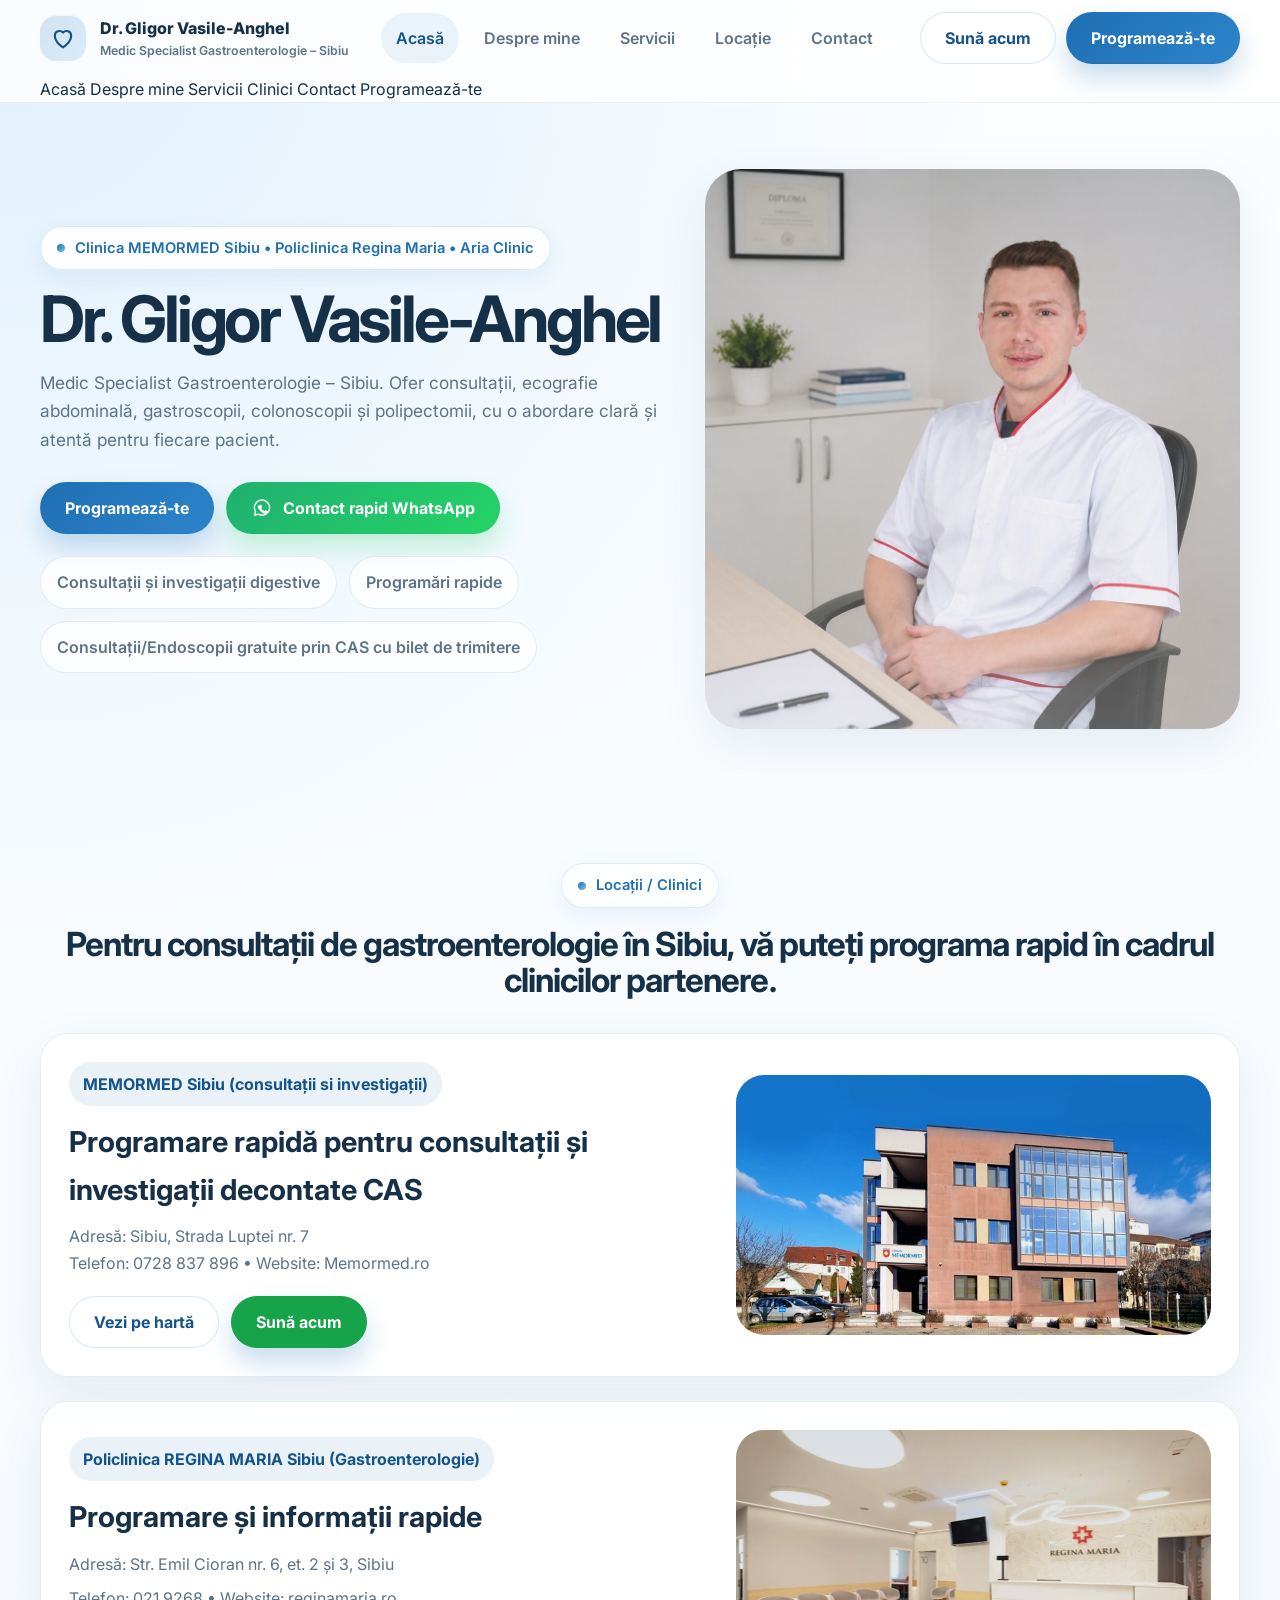
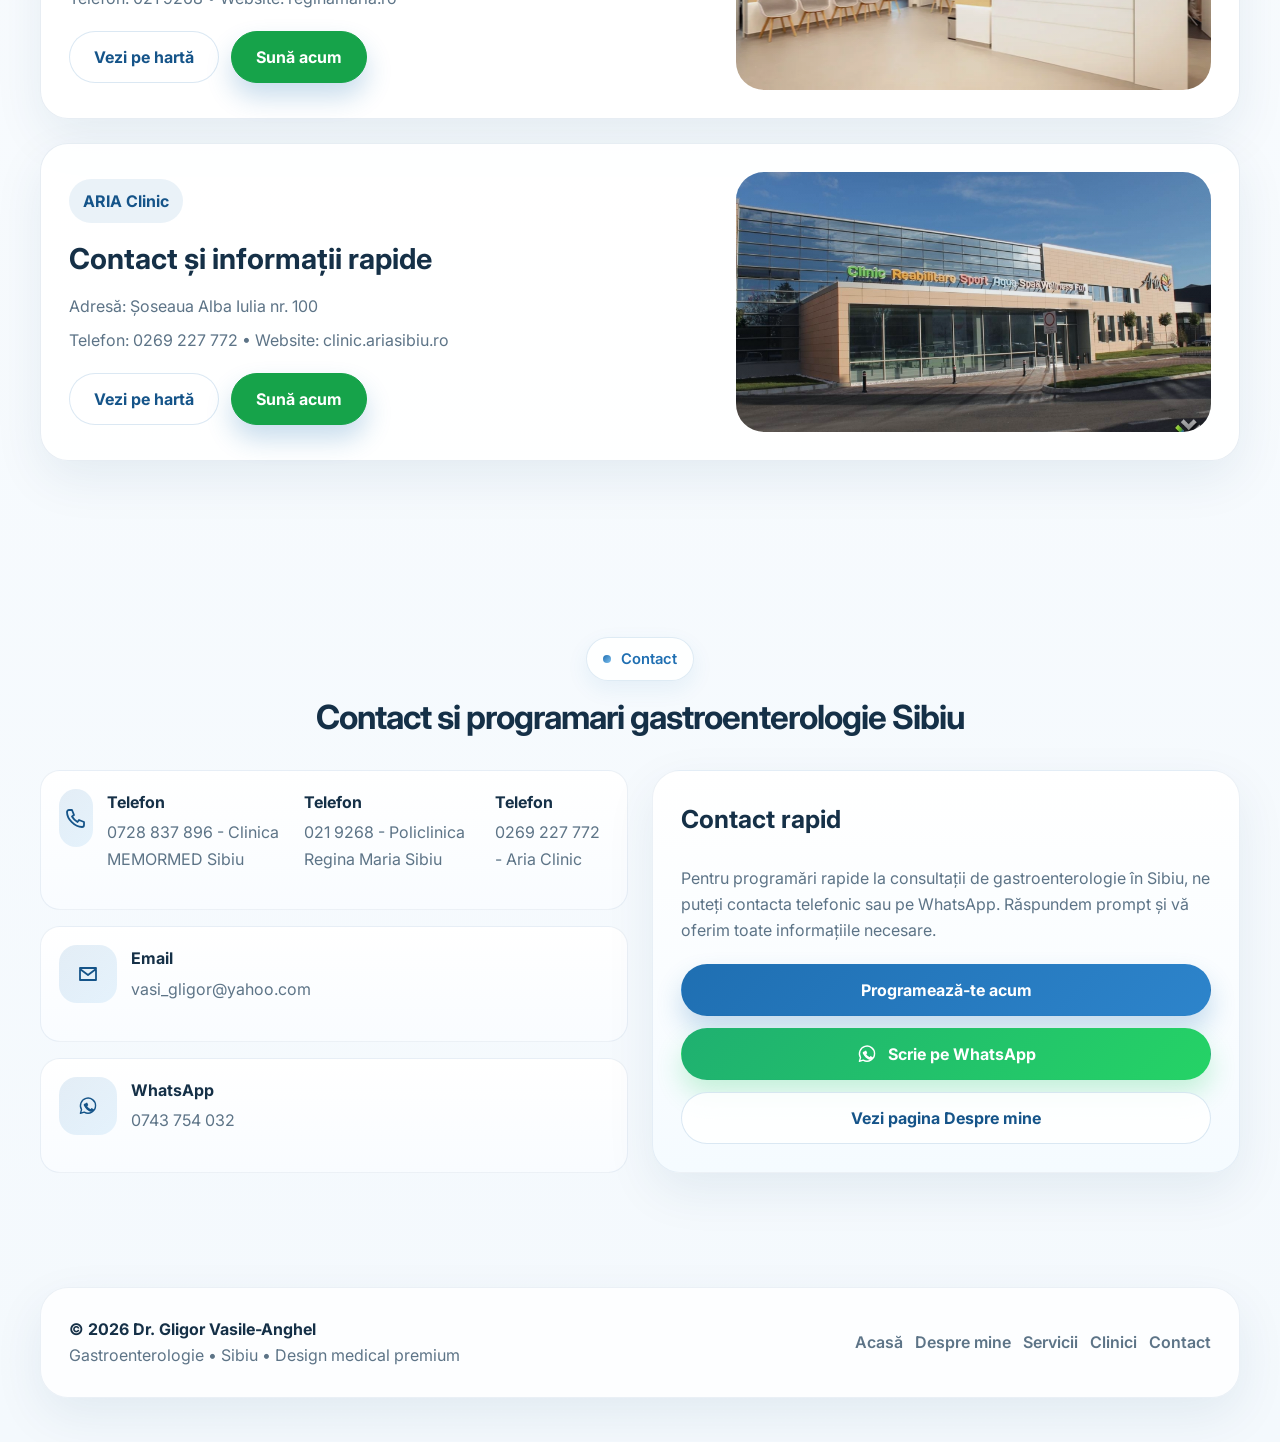
<file: index.html>
<!DOCTYPE html>
<html lang="ro">
<head>
  <meta charset="UTF-8">
  <meta name="viewport" content="width=device-width, initial-scale=1.0">
  <title>Gastroenterolog Sibiu | Dr. Gligor Vasile-Anghel</title>
  <meta name="description" content="Servicii gastroenterologie Sibiu: consultații gastroenterologice, colonoscopie, gastroscopie, ecografie abdominală și programări rapide.">
  <meta name="theme-color" content="#1f6fb2">
  <link rel="preconnect" href="https://fonts.googleapis.com">
  <link rel="preconnect" href="https://fonts.gstatic.com" crossorigin>
  <link href="https://fonts.googleapis.com/css2?family=Inter:wght@400;500;600;700;800&display=swap" rel="stylesheet">
  <link rel="stylesheet" href="style.css">
</head>
<body>

<header class="topbar">
  <div class="container">
    <nav class="nav" aria-label="Navigație principală">
      <a class="brand" href="index.html">
        <span class="brand-mark">
          <svg width="28" height="28" viewBox="0 0 24 24" fill="none">
            <path d="M12 20s-7-4.35-7-10a4 4 0 0 1 7-2.6A4 4 0 0 1 19 10c0 5.65-7 10-7 10Z" stroke="currentColor" stroke-width="1.8" stroke-linecap="round" stroke-linejoin="round"/>
          </svg>
        </span>
        <span>
          Dr. Gligor Vasile-Anghel
          <small>Medic Specialist Gastroenterologie – Sibiu</small>
        </span>
      </a>

      <div class="nav-links">
        <a class="active" href="index.html">Acasă</a>
        <a class="" href="despre.html">Despre mine</a>
        <a class="" href="servicii.html">Servicii</a>
        <a href="#locatii">Locație</a>
        <a href="#contact">Contact</a>
      </div>

      <div class="nav-actions">
        <a class="btn btn-secondary" href="tel:0728837896">Sună acum</a>
        <a class="btn btn-primary" href="#locatii">Programează-te</a>
      </div>

      <button class="menu-toggle" aria-label="Deschide meniul" aria-expanded="false">☰</button>
    </nav>

    <div class="nav-mobile" aria-label="Meniu mobil">
      <a href="index.html">Acasă</a>
      <a href="despre.html">Despre mine</a>
      <a href="servicii.html">Servicii</a>
      <a href="#locatii">Clinici</a>
      <a href="#contact">Contact</a>
      <a href="#locatii">Programează-te</a>
    </div>
  </div>
</header>

<main>
  <section class="hero">
    <div class="container hero-grid">
      <div class="hero-copy reveal">
        <span class="eyebrow">Clinica MEMORMED Sibiu • Policlinica Regina Maria • Aria Clinic</span>
        <h1>Dr. Gligor Vasile-Anghel</h1>
        <p>Medic Specialist Gastroenterologie – Sibiu. Ofer consultații, ecografie abdominală, gastroscopii, colonoscopii și polipectomii, cu o abordare clară și atentă pentru fiecare pacient.</p>

        <div class="hero-actions">
          <a class="btn btn-primary" href="#locatii">Programează-te</a>
          <a class="btn btn-whatsapp" href="https://wa.me/40743754032" target="_blank" rel="noopener">
            <svg width="22" height="22" viewBox="0 0 32 32" fill="none">
              <path d="M27 15.4A11 11 0 0 1 10.5 25L5 26.5l1.6-5.3A11 11 0 1 1 27 15.4Z" stroke="currentColor" stroke-width="2" stroke-linecap="round" stroke-linejoin="round"/>
              <path d="M12.7 11.9c.3-.7.6-.7.9-.7h.8c.2 0 .5.1.7.5.3.7 1 2.3 1.1 2.5.1.2.1.4 0 .6-.1.2-.2.4-.4.6l-.5.5c-.2.2-.4.4-.2.7.1.3.8 1.3 1.8 2.1 1.2 1 2.1 1.4 2.4 1.6.3.1.5.1.7-.1l.8-.9c.2-.2.4-.3.7-.2.3.1 2 .9 2.4 1.1.4.2.6.3.7.5.1.2.1 1.1-.3 1.8-.3.7-1.8 1.7-2.5 1.8-.7.1-1.6.2-4.7-1.2-3.7-1.7-6-5.9-6.2-6.2-.2-.3-1.5-2-.9-3.8Z" fill="currentColor"/>
            </svg>
            Contact rapid WhatsApp
          </a>
        </div>

        <div class="hero-notes">
          <span class="note-pill">Consultații și investigații digestive</span>
          <span class="note-pill">Programări rapide</span>
          <span class="note-pill">Consultații/Endoscopii gratuite prin CAS cu bilet de trimitere</span>
        </div>
      </div>

      <div class="hero-card reveal" aria-label="Imagine medicală reprezentativă"> 
        </div>
      </div>
    </div>
  </section>

  <section class="section" id="locatii">
    <div class="container">
      <div style="text-align:center; margin-bottom:34px" class="reveal">
        <span class="eyebrow">Locații / Clinici</span>
        <h2 class="section-title">Pentru consultații de gastroenterologie în Sibiu, vă puteți programa rapid
în cadrul clinicilor partenere.</h2>
        <p class="section-subtitle"></p>
      </div>

      <div style="display:grid; gap:24px">

        <!-- MEMORMED -->
        <article class="card location-card reveal">
          <div>
            <span class="location-badge">MEMORMED Sibiu (consultații si investigații)</span>
            <h3 style="font-size:1.8rem; margin:0 0 10px">
              Programare rapidă pentru consultații și investigații decontate CAS
            </h3>
            <p style="margin:0; color:var(--muted)">
              Adresă: Sibiu, Strada Luptei nr. 7
            </p>
            <p style="margin:0; color:var(--muted)">
              Telefon: <a href="tel:0728837896">0728 837 896</a> •
              Website:
              <a href="https://memormed.ro" target="_blank" rel="noopener">
                Memormed.ro
              </a>
            </p>
            <div class="location-actions">
              <a class="btn btn-secondary" href="https://www.google.com/maps/search/?api=1&query=Sibiu+Strada+Luptei+7" target="_blank" rel="noopener">
                Vezi pe hartă
              </a>
              <a class="btn btn-primary" href="tel:0728837896" target="_blank" rel="noopener" style="background:#16a34a; border-color:#16a34a;">
                Sună acum
              </a>
            </div>
          </div>
          <div class="location-side" aria-hidden="true" style="background-image:url('memormed1.jpg'); background-size:cover; background-position:center;">
          </div>
        </article>

        <!-- REGINA MARIA -->
        <article class="card location-card reveal">
          <div>
            <span class="location-badge">Policlinica REGINA MARIA Sibiu (Gastroenterologie)</span>
            <h3 style="font-size:1.8rem; margin:0 0 10px">
              Programare și informații rapide
            </h3>
            <p style="margin:0 0 8px; color:var(--muted)">
              Adresă: Str. Emil Cioran nr. 6, et. 2 și 3, Sibiu
            </p>
            <p style="margin:0; color:var(--muted)">
              Telefon: <a href="tel:0219268">021 9268</a> •
              Website:
              <a href="https://www.reginamaria.ro/clinici/policlinica-sibiu" target="_blank" rel="noopener">
                reginamaria.ro
              </a>
            </p>
            <div class="location-actions">
              <a class="btn btn-secondary" href="https://www.google.com/maps/search/?api=1&query=Strada+Emil+Cioran+6+Sibiu" target="_blank" rel="noopener">
                Vezi pe hartă
              </a>
              <a class="btn btn-primary" href="tel:0219268" target="_blank" rel="noopener" style="background:#16a34a; border-color:#16a34a;">
                Sună acum
              </a>
            </div>
          </div>
          <div class="location-side" aria-hidden="true" style="background-image:url('reginamaria.jpg'); background-size:cover; background-position:center;">
          </div>
        </article>

        <!-- ARIA -->
        <article class="card location-card reveal">
          <div>
            <span class="location-badge">ARIA Clinic</span>
            <h3 style="font-size:1.8rem; margin:0 0 10px">
              Contact și informații rapide
            </h3>
            <p style="margin:0 0 8px; color:var(--muted)">
              Adresă: Șoseaua Alba Iulia nr. 100
            </p>
            <p style="margin:0; color:var(--muted)">
              Telefon: <a href="tel:0269227772">0269 227 772</a> •
              Website:
              <a href="https://clinic.ariasibiu.ro/" target="_blank" rel="noopener">
                clinic.ariasibiu.ro
              </a>
            </p>
            <div class="location-actions">
              <a class="btn btn-secondary" href="https://www.google.com/maps/search/?api=1&query=Soseaua+Alba+Iulia+100+Sibiu" target="_blank" rel="noopener">
                Vezi pe hartă
              </a>
              <a class="btn btn-primary" href="tel:0269227772" target="_blank" rel="noopener" style="background:#16a34a; border-color:#16a34a;">
                Sună acum
              </a>
            </div>
          </div>
          <div class="location-side" aria-hidden="true" style="background-image:url('ariaclinic.jpg'); background-size:cover; background-position:center;">
          </div>
        </article>

      </div>
    </div>
  </section>

  <section class="section" id="contact">
    <div class="container">
      <div style="text-align:center; margin-bottom:34px" class="reveal">
        <span class="eyebrow">Contact</span>
        <h2 class="section-title">Contact si programari gastroenterologie Sibiu</h2>
        <p class="section-subtitle"></p>
      </div>

      <div class="contact-wrap">
        <div class="contact-list reveal">
          <div class="contact-item">
            <div class="icon-badge" style="margin:0">
              <svg width="24" height="24" viewBox="0 0 24 24" fill="none">
                <path d="M5 4h3l2 5-2 1.5a15 15 0 0 0 5.5 5.5L15 14l5 2v3a2 2 0 0 1-2 2C10.8 21 3 13.2 3 6a2 2 0 0 1 2-2Z" stroke="currentColor" stroke-width="1.8" stroke-linecap="round" stroke-linejoin="round"/>
              </svg>
            </div>
            <div>
              <strong>Telefon</strong>
              <a href="tel:0728837896">0728 837 896 - Clinica MEMORMED Sibiu</a>
            </div>
            <div>
              <strong>Telefon</strong>
              <a href="tel:0219268">021 9268 - Policlinica Regina Maria Sibiu</a>
            </div>
            <div>
              <strong>Telefon</strong>
              <a href="tel:0269227772">0269 227 772 - Aria Clinic</a>
            </div>
          </div>

          <div class="contact-item">
            <div class="icon-badge" style="margin:0">
              <svg width="24" height="24" viewBox="0 0 24 24" fill="none">
                <path d="M4 6h16v12H4V6Zm0 1 8 6 8-6" stroke="currentColor" stroke-width="1.8" stroke-linecap="round" stroke-linejoin="round"/>
              </svg>
            </div>
            <div>
              <strong>Email</strong>
              <a href="mailto:vasi_gligor@yahoo.com">vasi_gligor@yahoo.com</a>
            </div>
          </div>

          <div class="contact-item">
            <div class="icon-badge" style="margin:0">
              <svg width="22" height="22" viewBox="0 0 32 32" fill="none">
                <path d="M27 15.4A11 11 0 0 1 10.5 25L5 26.5l1.6-5.3A11 11 0 1 1 27 15.4Z" stroke="currentColor" stroke-width="2" stroke-linecap="round" stroke-linejoin="round"/>
                <path d="M12.7 11.9c.3-.7.6-.7.9-.7h.8c.2 0 .5.1.7.5.3.7 1 2.3 1.1 2.5.1.2.1.4 0 .6-.1.2-.2.4-.4.6l-.5.5c-.2.2-.4.4-.2.7.1.3.8 1.3 1.8 2.1 1.2 1 2.1 1.4 2.4 1.6.3.1.5.1.7-.1l.8-.9c.2-.2.4-.3.7-.2.3.1 2 .9 2.4 1.1.4.2.6.3.7.5.1.2.1 1.1-.3 1.8-.3.7-1.8 1.7-2.5 1.8-.7.1-1.6.2-4.7-1.2-3.7-1.7-6-5.9-6.2-6.2-.2-.3-1.5-2-.9-3.8Z" fill="currentColor"/>
              </svg>
            </div>
            <div>
              <strong>WhatsApp</strong>
              <a href="https://wa.me/40743754032" target="_blank" rel="noopener">0743 754 032</a>
            </div>
          </div>
        </div>

        <div class="contact-panel reveal">
          <h3 style="margin-top:0; font-size:1.55rem">Contact rapid</h3>
          <p style="color:var(--muted)">Pentru programări rapide la consultații de gastroenterologie în Sibiu,
ne puteți contacta telefonic sau pe WhatsApp. Răspundem prompt și vă oferim
toate informațiile necesare.</p>
          <div style="display:grid; gap:12px; margin-top:20px">
            <a class="btn btn-primary btn-block" href="#locatii">Programează-te acum</a>
            <a class="btn btn-whatsapp btn-block" href="https://wa.me/40743754032" target="_blank" rel="noopener">
              <svg width="22" height="22" viewBox="0 0 32 32" fill="none">
                <path d="M27 15.4A11 11 0 0 1 10.5 25L5 26.5l1.6-5.3A11 11 0 1 1 27 15.4Z" stroke="currentColor" stroke-width="2" stroke-linecap="round" stroke-linejoin="round"/>
                <path d="M12.7 11.9c.3-.7.6-.7.9-.7h.8c.2 0 .5.1.7.5.3.7 1 2.3 1.1 2.5.1.2.1.4 0 .6-.1.2-.2.4-.4.6l-.5.5c-.2.2-.4.4-.2.7.1.3.8 1.3 1.8 2.1 1.2 1 2.1 1.4 2.4 1.6.3.1.5.1.7-.1l.8-.9c.2-.2.4-.3.7-.2.3.1 2 .9 2.4 1.1.4.2.6.3.7.5.1.2.1 1.1-.3 1.8-.3.7-1.8 1.7-2.5 1.8-.7.1-1.6.2-4.7-1.2-3.7-1.7-6-5.9-6.2-6.2-.2-.3-1.5-2-.9-3.8Z" fill="currentColor"/>
              </svg>
              Scrie pe WhatsApp
            </a>
            <a class="btn btn-secondary btn-block" href="despre.html">Vezi pagina Despre mine</a>
          </div>
        </div>
      </div>
    </div>
  </section>
</main>

<footer class="footer">
  <div class="container">
    <div class="footer-box">
      <div>
        <strong>© 2026 Dr. Gligor Vasile-Anghel</strong><br>
        <span style="color:var(--muted)">Gastroenterologie • Sibiu • Design medical premium</span>
      </div>
      <div class="footer-links">
        <a href="index.html">Acasă</a>
        <a href="despre.html">Despre mine</a>
        <a href="servicii.html">Servicii</a>
        <a href="#locatii">Clinici</a>
        <a href="#contact">Contact</a>
      </div>
    </div>
  </div>
</footer>

<script src="script.js"></script>
</body>
</html>
</file>
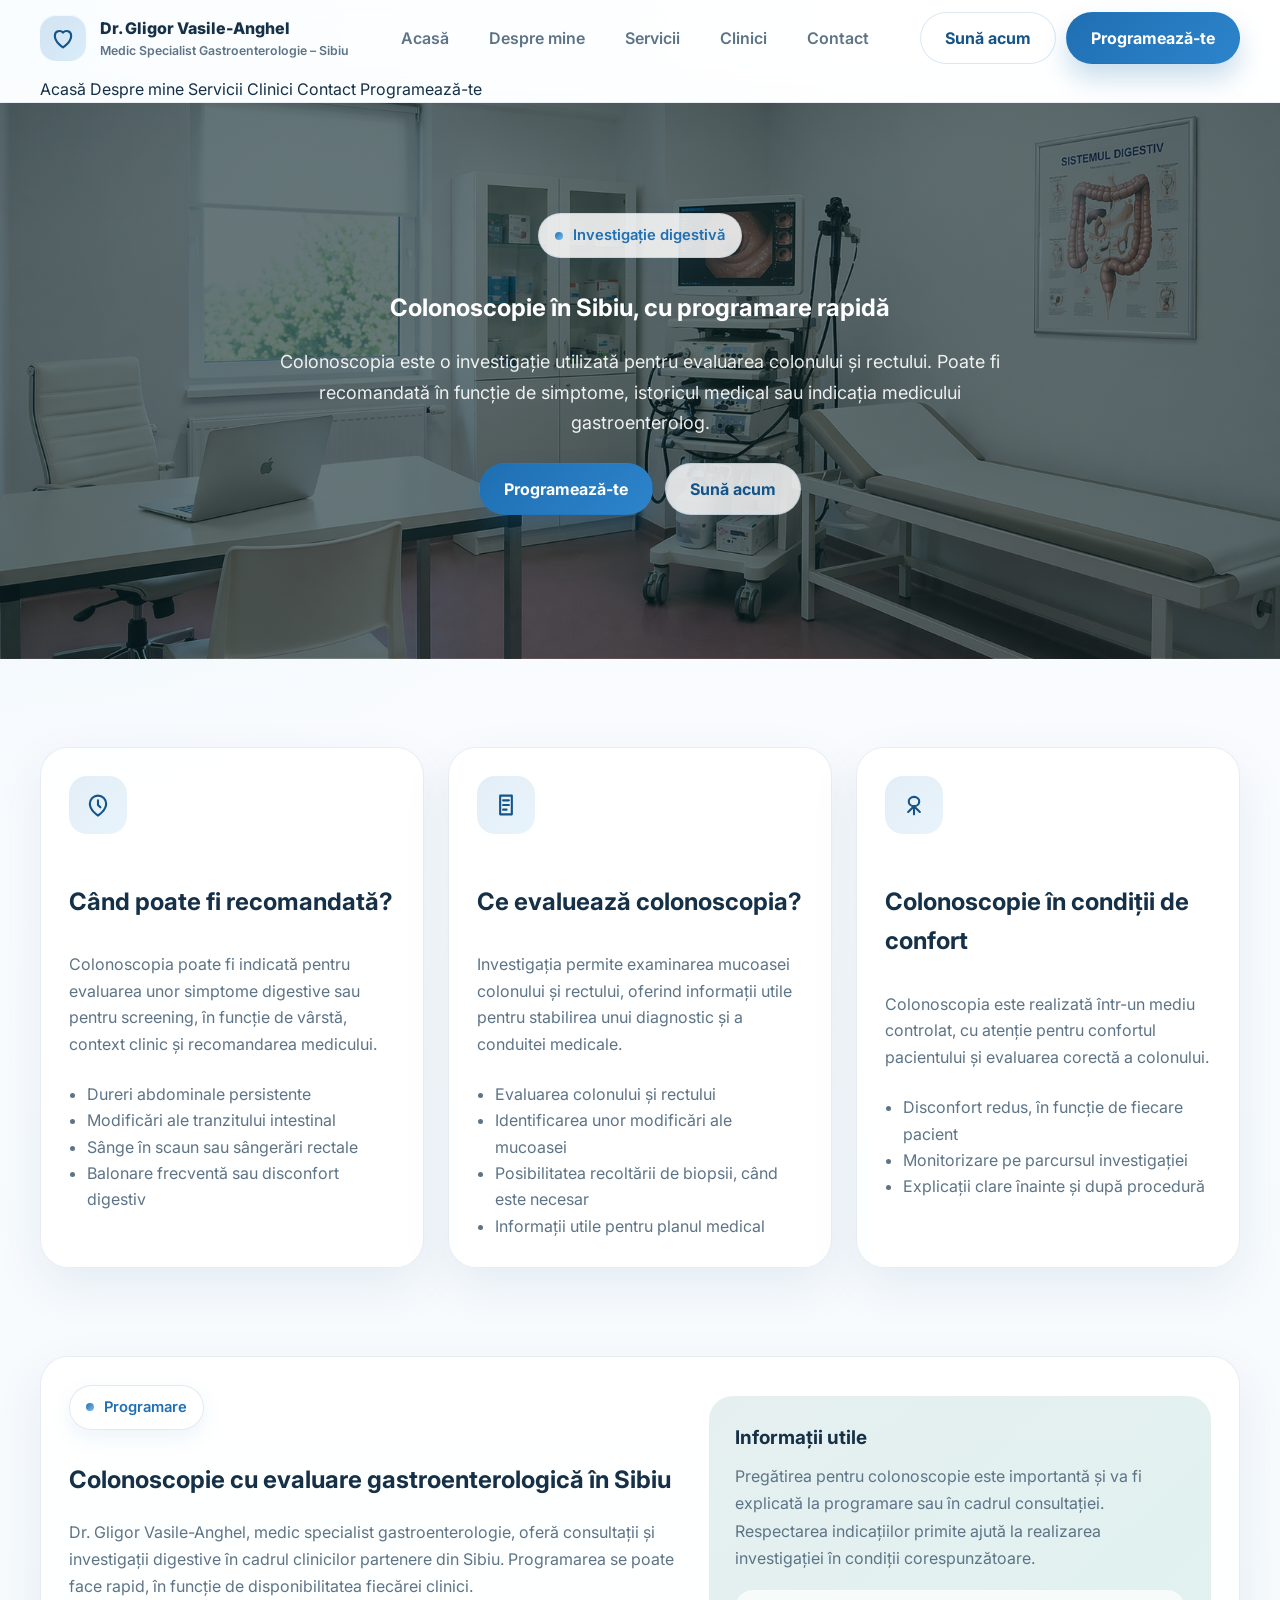
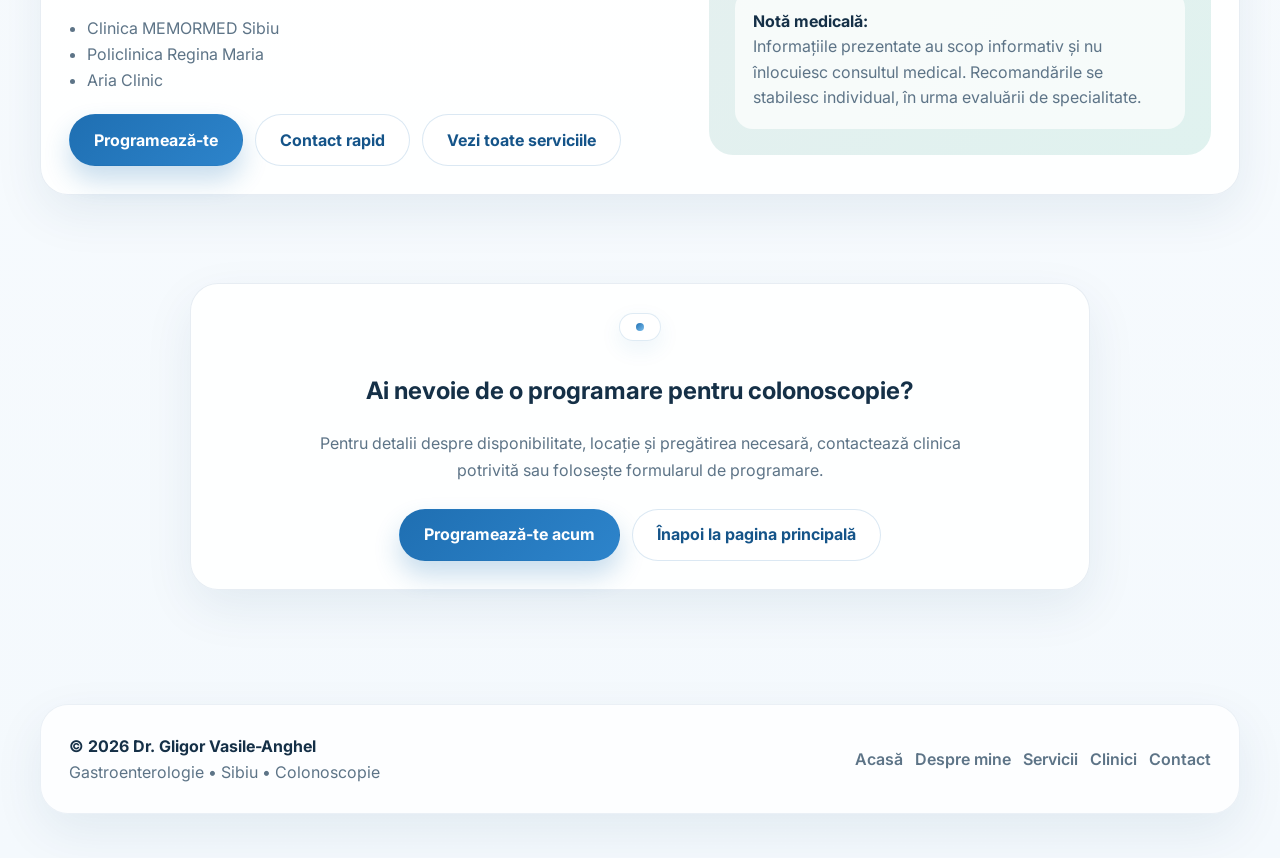
<file: colonoscopie-sibiu.html>
<!DOCTYPE html>
<html lang="ro">
<head>
  <meta charset="UTF-8">
  <meta name="viewport" content="width=device-width, initial-scale=1.0">

  <title>Colonoscopie Sibiu | Dr. Gligor Vasile-Anghel</title>
  <meta name="description" content="Colonoscopie în Sibiu cu Dr. Gligor Vasile-Anghel, medic specialist gastroenterologie. Investigație pentru evaluarea colonului, în funcție de simptome și indicația medicală.">
  <meta name="keywords" content="colonoscopie Sibiu, colonoscopie gastroenterologie Sibiu, medic gastroenterolog Sibiu, Dr Gligor Vasile-Anghel, polipectomie Sibiu">
  <link rel="canonical" href="colonoscopie-sibiu.html">

  <link rel="preconnect" href="https://fonts.googleapis.com">
  <link rel="preconnect" href="https://fonts.gstatic.com" crossorigin>
  <link href="https://fonts.googleapis.com/css2?family=Inter:wght@400;500;600;700;800&display=swap" rel="stylesheet">

  <link rel="stylesheet" href="style.css">
</head>

<body>

<header class="topbar">
  <div class="container">
    <nav class="nav" aria-label="Navigație principală">
      <a class="brand" href="index.html">
        <span class="brand-mark">
          <svg width="28" height="28" viewBox="0 0 24 24" fill="none">
            <path d="M12 20s-7-4.35-7-10a4 4 0 0 1 7-2.6A4 4 0 0 1 19 10c0 5.65-7 10-7 10Z" stroke="currentColor" stroke-width="1.8" stroke-linecap="round" stroke-linejoin="round"/>
          </svg>
        </span>
        <span>
          Dr. Gligor Vasile-Anghel
          <small>Medic Specialist Gastroenterologie – Sibiu</small>
        </span>
      </a>

      <div class="nav-links">
        <a href="index.html">Acasă</a>
        <a href="despre.html">Despre mine</a>
        <a href="servicii.html">Servicii</a>
        <a href="index.html#locatii">Clinici</a>
        <a href="index.html#contact">Contact</a>
      </div>

      <div class="nav-actions">
        <a class="btn btn-secondary" href="index.html#locatii">Sună acum</a>
        <a class="btn btn-primary" href="index.html#locatii">Programează-te</a>
      </div>

      <button class="menu-toggle" aria-label="Deschide meniul" aria-expanded="false">☰</button>
    </nav>

    <div class="nav-mobile" aria-label="Meniu mobil">
      <a href="index.html">Acasă</a>
      <a href="despre.html">Despre mine</a>
      <a href="servicii.html">Servicii</a>
      <a href="index.html#locatii">Clinici</a>
      <a href="index.html#contact">Contact</a>
      <a href="index.html#locatii">Programează-te</a>
    </div>
  </div>
</header>

<main>

  <section class="section" style="
    position:relative;
    background-image:linear-gradient(rgba(8, 34, 38, .62), rgba(8, 34, 38, .62)), url('cabinet.png');
    background-size:cover;
    background-position:center;
    background-repeat:no-repeat;
    padding:110px 0;
  ">
    <div class="container">

      <div style="max-width:920px; margin:0 auto 34px; text-align:center;" class="reveal">
        <span class="eyebrow" style="color:#d7f5e;">Investigație digestivă</span>

        <h1 style="margin-top:12px; color:#fff;">Colonoscopie în Sibiu, cu programare rapidă</h1>

        <p style="color:rgba(255,255,255,.9); margin:14px auto 0; max-width:760px; font-size:18px; line-height:1.7;">
          Colonoscopia este o investigație utilizată pentru evaluarea colonului și rectului.
          Poate fi recomandată în funcție de simptome, istoricul medical sau indicația medicului gastroenterolog.
        </p>

        <div style="display:flex; gap:12px; flex-wrap:wrap; justify-content:center; margin-top:24px;">
          <a class="btn btn-primary" href="index.html#locatii">Programează-te</a>
          <a class="btn btn-secondary" href="index.html#locatii">Sună acum</a>
        </div>
      </div>

    </div>
  </section>

  <section class="section">
    <div class="container">

      <div class="grid-3">

        <article class="card service-card reveal">
          <div class="icon-badge">
            <svg width="28" height="28" viewBox="0 0 24 24" fill="none" aria-hidden="true">
              <path d="M12 21s-7-4.35-7-10a7 7 0 0 1 14 0c0 5.65-7 10-7 10Z" stroke="currentColor" stroke-width="1.8" stroke-linecap="round" stroke-linejoin="round"/>
              <path d="M12 8v4l2 2" stroke="currentColor" stroke-width="1.8" stroke-linecap="round" stroke-linejoin="round"/>
            </svg>
          </div>

          <h2>Când poate fi recomandată?</h2>
          <p>
            Colonoscopia poate fi indicată pentru evaluarea unor simptome digestive sau pentru screening, în funcție de vârstă, context clinic și recomandarea medicului.
          </p>
          <ul>
            <li>Dureri abdominale persistente</li>
            <li>Modificări ale tranzitului intestinal</li>
            <li>Sânge în scaun sau sângerări rectale</li>
            <li>Balonare frecventă sau disconfort digestiv</li>
          </ul>
        </article>

        <article class="card service-card reveal">
          <div class="icon-badge">
            <svg width="28" height="28" viewBox="0 0 24 24" fill="none" aria-hidden="true">
              <path d="M7 4h10v16H7V4Z" stroke="currentColor" stroke-width="1.8" stroke-linecap="round" stroke-linejoin="round"/>
              <path d="M9.5 8h5M9.5 12h5M9.5 16h3" stroke="currentColor" stroke-width="1.8" stroke-linecap="round"/>
            </svg>
          </div>

          <h2>Ce evaluează colonoscopia?</h2>
          <p>
            Investigația permite examinarea mucoasei colonului și rectului, oferind informații utile pentru stabilirea unui diagnostic și a conduitei medicale.
          </p>
          <ul>
            <li>Evaluarea colonului și rectului</li>
            <li>Identificarea unor modificări ale mucoasei</li>
            <li>Posibilitatea recoltării de biopsii, când este necesar</li>
            <li>Informații utile pentru planul medical</li>
          </ul>
        </article>

        <article class="card service-card reveal">
          <div class="icon-badge">
            <svg width="28" height="28" viewBox="0 0 24 24" fill="none" aria-hidden="true">
              <path d="M12 20v-7m0 0c2.5 0 4.5-1.8 4.5-4S14.5 5 12 5 7.5 6.8 7.5 9s2 4 4.5 4Zm0 0 5 5m-5-5-5 5" stroke="currentColor" stroke-width="1.8" stroke-linecap="round" stroke-linejoin="round"/>
            </svg>
          </div>

          <h2>Colonoscopie în condiții de confort</h2>
          <p>
            Colonoscopia este realizată într-un mediu controlat, cu atenție pentru confortul pacientului și evaluarea corectă a colonului.
          </p>
          <ul>
            <li>Disconfort redus, în funcție de fiecare pacient</li>
            <li>Monitorizare pe parcursul investigației</li>
            <li>Explicații clare înainte și după procedură</li>
          </ul>
        </article>

      </div>
    </div>
  </section>

  <section class="section" style="padding-top:0;">
    <div class="container">

      <div class="card reveal" style="display:grid; grid-template-columns:1.1fr .9fr; gap:26px; align-items:center;">
        
        <div>
          <span class="eyebrow">Programare</span>
          <h2 style="margin-top:12px;">Colonoscopie cu evaluare gastroenterologică în Sibiu</h2>

          <p style="color:var(--muted); line-height:1.7;">
            Dr. Gligor Vasile-Anghel, medic specialist gastroenterologie, oferă consultații și investigații digestive în cadrul clinicilor partenere din Sibiu.
            Programarea se poate face rapid, în funcție de disponibilitatea fiecărei clinici.
          </p>

          <ul>
            <li>Clinica MEMORMED Sibiu</li>
            <li>Policlinica Regina Maria</li>
            <li>Aria Clinic</li>
          </ul>

          <div style="display:flex; gap:12px; flex-wrap:wrap; margin-top:20px;">
            <a class="btn btn-primary" href="index.html#locatii">Programează-te</a>
            <a class="btn btn-secondary" href="index.html#contact">Contact rapid</a>
            <a class="btn btn-secondary" href="servicii.html">Vezi toate serviciile</a>
          </div>
        </div>

        <div style="background:linear-gradient(135deg, rgba(46,125,124,.12), rgba(86,183,166,.18)); border-radius:24px; padding:26px;">
          <h3 style="margin-top:0;">Informații utile</h3>
          <p style="color:var(--muted); line-height:1.7;">
            Pregătirea pentru colonoscopie este importantă și va fi explicată la programare sau în cadrul consultației.
            Respectarea indicațiilor primite ajută la realizarea investigației în condiții corespunzătoare.
          </p>

          <div style="margin-top:18px; padding:18px; border-radius:18px; background:rgba(255,255,255,.72);">
            <strong>Notă medicală:</strong>
            <p style="margin-bottom:0; color:var(--muted); line-height:1.6;">
              Informațiile prezentate au scop informativ și nu înlocuiesc consultul medical.
              Recomandările se stabilesc individual, în urma evaluării de specialitate.
            </p>
          </div>
        </div>

      </div>
    </div>
  </section>

  <section class="section" style="padding-top:0;">
    <div class="container">
      <div class="card reveal" style="text-align:center; max-width:900px; margin:0 auto;">
        <span class="eyebrow"></span>
        <h2 style="margin-top:12px;">Ai nevoie de o programare pentru colonoscopie?</h2>
        <p style="color:var(--muted); max-width:680px; margin:12px auto 0; line-height:1.7;">
          Pentru detalii despre disponibilitate, locație și pregătirea necesară, contactează clinica potrivită sau folosește formularul de programare.
        </p>

        <div style="display:flex; gap:12px; flex-wrap:wrap; justify-content:center; margin-top:24px;">
          <a class="btn btn-primary" href="index.html#locatii">Programează-te acum</a>
          <a class="btn btn-secondary" href="index.html">Înapoi la pagina principală</a>
        </div>
      </div>
    </div>
  </section>

</main>

<footer class="footer">
  <div class="container">
    <div class="footer-box">
      <div>
        <strong>© 2026 Dr. Gligor Vasile-Anghel</strong><br>
        <span style="color:var(--muted)">Gastroenterologie • Sibiu • Colonoscopie</span>
      </div>
      <div class="footer-links">
        <a href="index.html">Acasă</a>
        <a href="despre.html">Despre mine</a>
        <a href="servicii.html">Servicii</a>
        <a href="index.html#locatii">Clinici</a>
        <a href="index.html#contact">Contact</a>
      </div>
    </div>
  </div>
</footer>

<script type="application/ld+json">
{
  "@context": "https://schema.org",
  "@type": "MedicalWebPage",
  "name": "Colonoscopie Sibiu | Dr. Gligor Vasile-Anghel",
  "description": "Informații despre colonoscopie în Sibiu, evaluare gastroenterologică și programare la Dr. Gligor Vasile-Anghel.",
  "medicalAudience": "Patient",
  "about": {
    "@type": "MedicalProcedure",
    "name": "Colonoscopie"
  },
  "provider": {
    "@type": "Physician",
    "name": "Dr. Gligor Vasile-Anghel",
    "medicalSpecialty": "Gastroenterology",
    "areaServed": "Sibiu"
  },
  "url": "colonoscopie-sibiu.html"
}
</script>

<script src="script.js"></script>
</body>
</html>
</file>
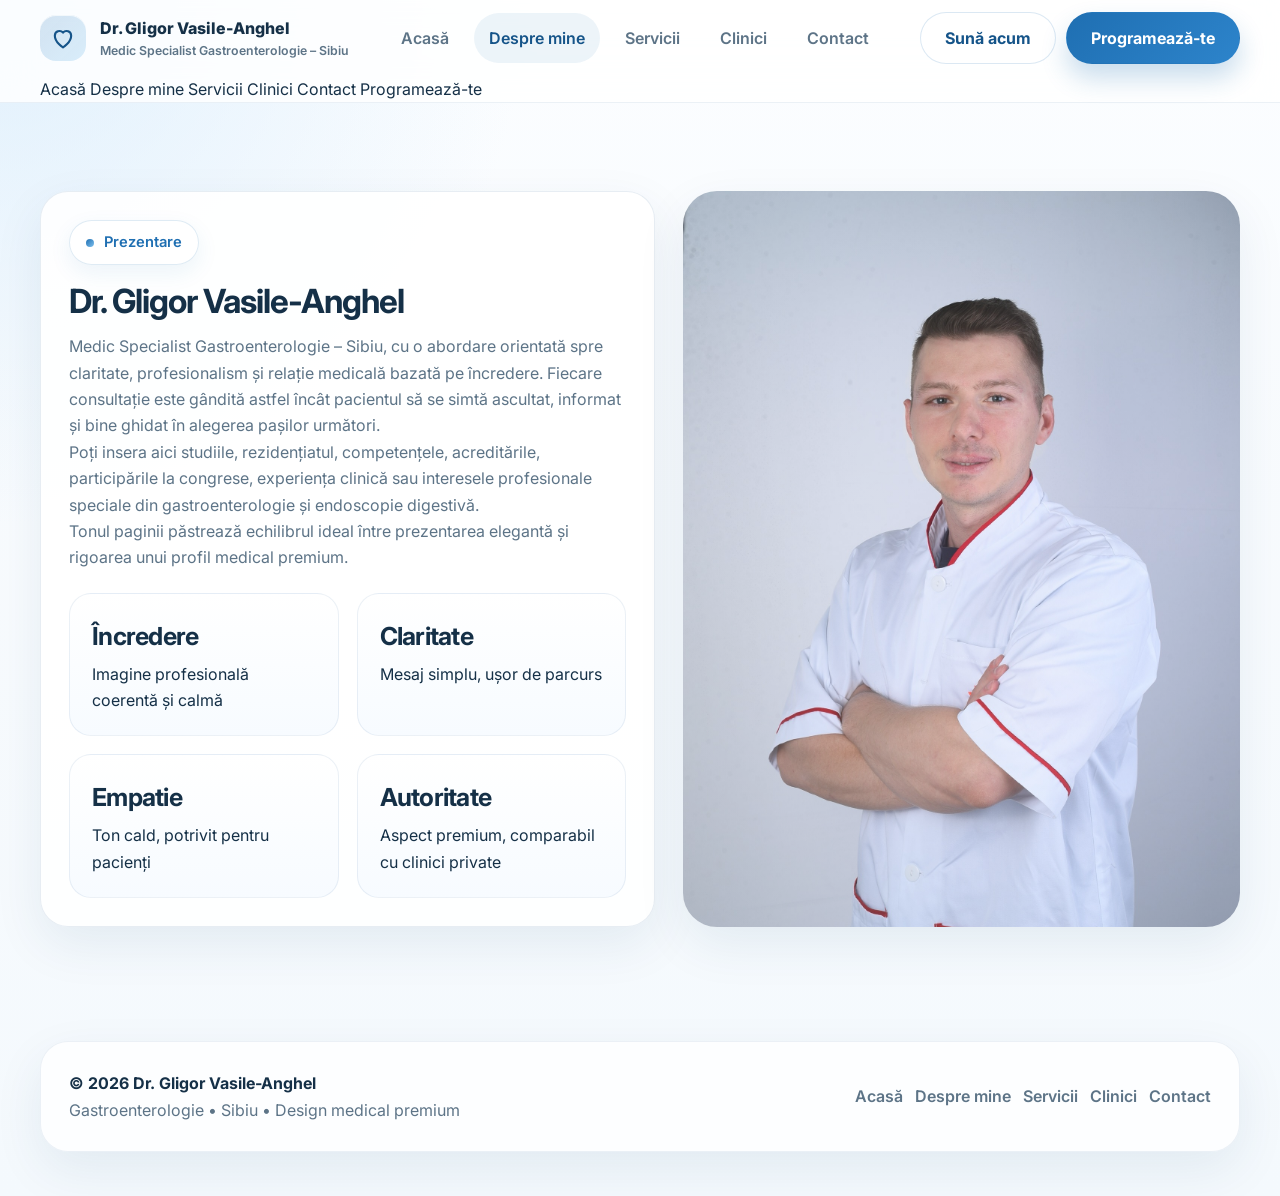
<file: despre.html>
<!DOCTYPE html>
<html lang="ro">
<head>
  <meta charset="UTF-8">
  <meta name="viewport" content="width=device-width, initial-scale=1.0">
  <title>Despre | Dr. Gligor Vasile-Anghel</title>
  <meta name="description" content="Despre medicul gastroenterolog Dr. Gligor Vasile-Anghel din Sibiu. Experiență, prezentare profesională și încredere.">
  <link rel="preconnect" href="https://fonts.googleapis.com">
  <link rel="preconnect" href="https://fonts.gstatic.com" crossorigin>
  <link href="https://fonts.googleapis.com/css2?family=Inter:wght@400;500;600;700;800&display=swap" rel="stylesheet">
  <link rel="stylesheet" href="style.css">
</head>
<body>
  
<header class="topbar">
  <div class="container">
    <nav class="nav" aria-label="Navigație principală">
      <a class="brand" href="index.html">
        <span class="brand-mark">
          <svg width="28" height="28" viewBox="0 0 24 24" fill="none">
            <path d="M12 20s-7-4.35-7-10a4 4 0 0 1 7-2.6A4 4 0 0 1 19 10c0 5.65-7 10-7 10Z" stroke="currentColor" stroke-width="1.8" stroke-linecap="round" stroke-linejoin="round"/>
          </svg>
        </span>
        <span>
          Dr. Gligor Vasile-Anghel
          <small>Medic Specialist Gastroenterologie – Sibiu</small>
        </span>
      </a>

      <div class="nav-links">
        <a href="index.html">Acasă</a>
        <a class="active" href="despre.html">Despre mine</a>
        <a href="servicii.html">Servicii</a>
        <a href="index.html#locatii">Clinici</a>
        <a href="index.html#contact">Contact</a>
      </div>

      <div class="nav-actions">
        <a class="btn btn-secondary" href="index.html#locatii">Sună acum</a>
        <a class="btn btn-primary" href="index.html#locatii">Programează-te</a>
      </div>

      <button class="menu-toggle" aria-label="Deschide meniul" aria-expanded="false">☰</button>
    </nav>

    <div class="nav-mobile">
      <a href="index.html">Acasă</a>
      <a href="despre.html">Despre mine</a>
      <a href="servicii.html">Servicii</a>
      <a href="index.html#locatii">Clinici</a>
      <a href="index.html#contact">Contact</a>
      <a href="index.html#locatii">Programează-te</a>
    </div>
  </div>
</header>

<main>
  <section class="section">
    <div class="container about-layout">
      <div class="card reveal">
        <span class="eyebrow">Prezentare</span>
        <h2 class="section-title">Dr. Gligor Vasile-Anghel</h2>
        <p>Medic Specialist Gastroenterologie – Sibiu, cu o abordare orientată spre claritate, profesionalism și relație medicală bazată pe încredere. Fiecare consultație este gândită astfel încât pacientul să se simtă ascultat, informat și bine ghidat în alegerea pașilor următori.</p>
        <p>Poți insera aici studiile, rezidențiatul, competențele, acreditările, participările la congrese, experiența clinică sau interesele profesionale speciale din gastroenterologie și endoscopie digestivă.</p>
        <p>Tonul paginii păstrează echilibrul ideal între prezentarea elegantă și rigoarea unui profil medical premium.</p>

        <div class="stat-grid">
          <div class="stat">
            <strong>Încredere</strong>
            <span>Imagine profesională coerentă și calmă</span>
          </div>
          <div class="stat">
            <strong>Claritate</strong>
            <span>Mesaj simplu, ușor de parcurs</span>
          </div>
          <div class="stat">
            <strong>Empatie</strong>
            <span>Ton cald, potrivit pentru pacienți</span>
          </div>
          <div class="stat">
            <strong>Autoritate</strong>
            <span>Aspect premium, comparabil cu clinici private</span>
          </div>
        </div>
      </div>

      <div class="photo-stage reveal" style="background:
        linear-gradient(180deg, rgba(255,255,255,.1), rgba(255,255,255,.2)),
        url('despremine.jpg') 60% center / cover no-repeat;">
      </div>
    </div>
  </section>

</main>

<footer class="footer">
  <div class="container">
    <div class="footer-box">
      <div>
        <strong>© 2026 Dr. Gligor Vasile-Anghel</strong><br>
        <span style="color:var(--muted)">Gastroenterologie • Sibiu • Design medical premium</span>
      </div>
      <div class="footer-links">
        <a href="index.html">Acasă</a>
        <a href="despre.html">Despre mine</a>
        <a href="servicii.html">Servicii</a>
        <a href="index.html#locatii">Clinici</a>
        <a href="index.html#contact">Contact</a>
      </div>
    </div>
  </div>
</footer>

<script src="script.js"></script>
</body>
</html>
</file>
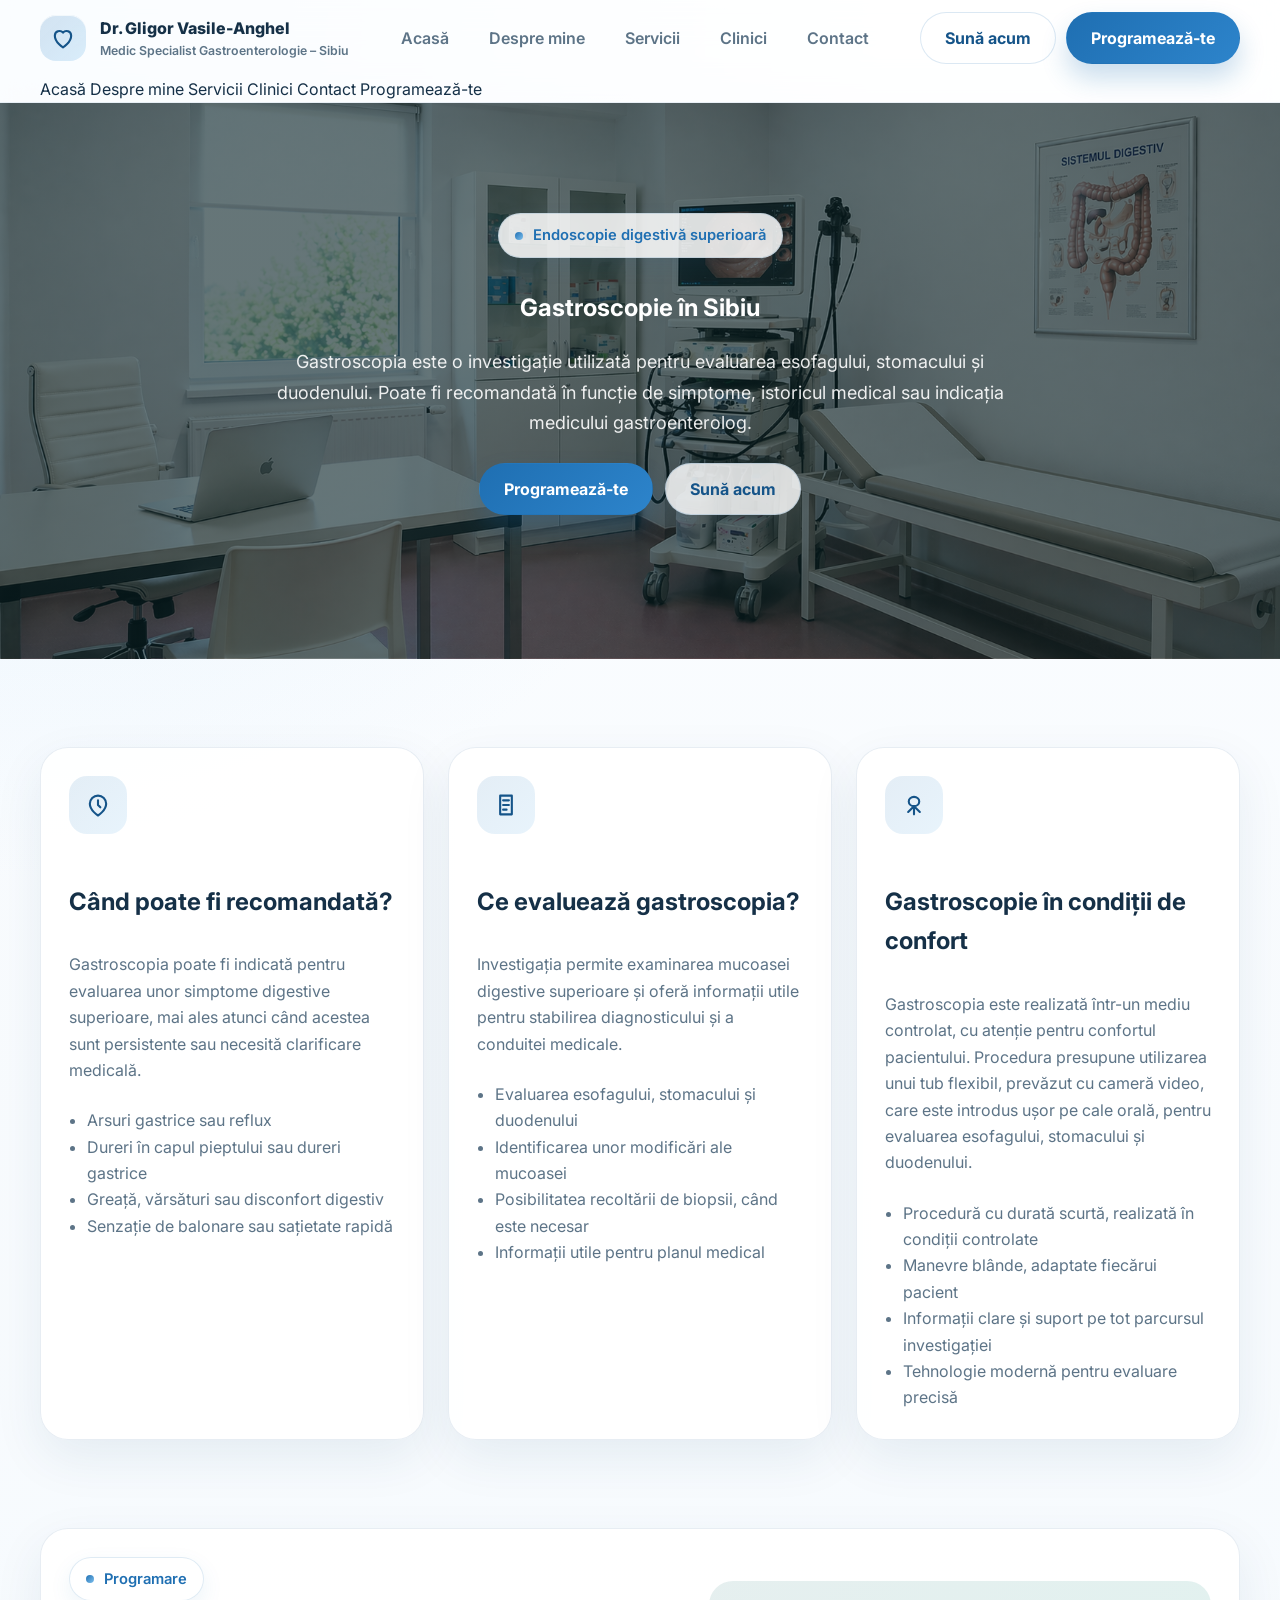
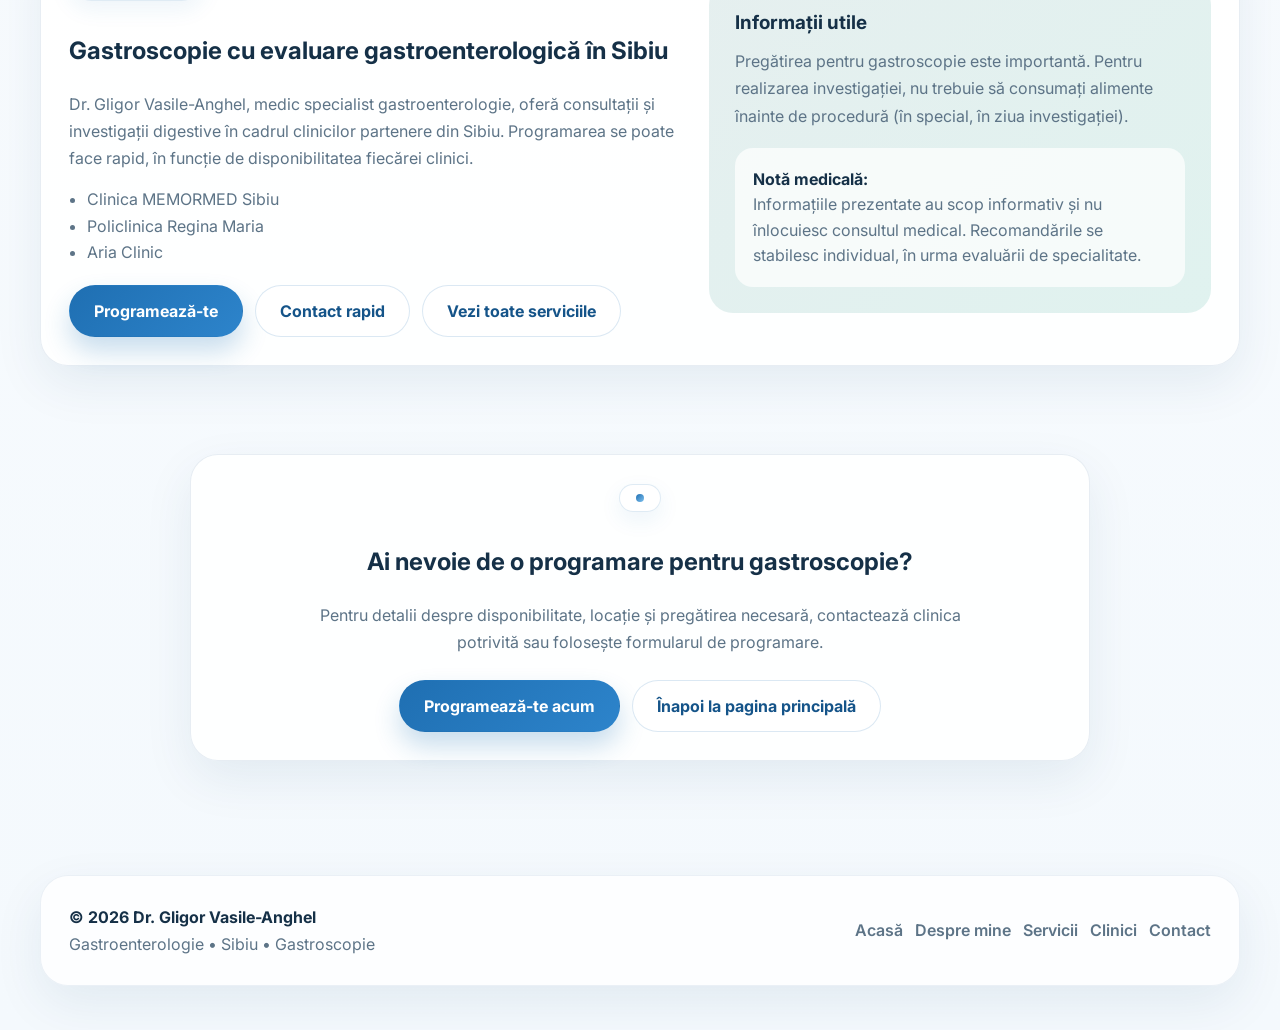
<file: gastroscopie-sibiu.HTML>
<!DOCTYPE html>
<html lang="ro">
<head>
  <meta charset="UTF-8">
  <meta name="viewport" content="width=device-width, initial-scale=1.0">

  <title>Gastroscopie Sibiu | Dr. Gligor Vasile-Anghel</title>
  <meta name="description" content="Gastroscopie în Sibiu cu Dr. Gligor Vasile-Anghel, medic specialist gastroenterologie. Investigație pentru evaluarea esofagului, stomacului și duodenului, în funcție de simptome și indicația medicală.">
  <meta name="keywords" content="gastroscopie Sibiu, endoscopie Sibiu, endoscopie digestiva superioara Sibiu, medic gastroenterolog Sibiu, Dr Gligor Vasile-Anghel">
  <link rel="canonical" href="gastroscopie-sibiu.html">

  <link rel="preconnect" href="https://fonts.googleapis.com">
  <link rel="preconnect" href="https://fonts.gstatic.com" crossorigin>
  <link href="https://fonts.googleapis.com/css2?family=Inter:wght@400;500;600;700;800&display=swap" rel="stylesheet">

  <link rel="stylesheet" href="style.css">
</head>

<body>

<header class="topbar">
  <div class="container">
    <nav class="nav" aria-label="Navigație principală">
      <a class="brand" href="index.html">
        <span class="brand-mark">
          <svg width="28" height="28" viewBox="0 0 24 24" fill="none">
            <path d="M12 20s-7-4.35-7-10a4 4 0 0 1 7-2.6A4 4 0 0 1 19 10c0 5.65-7 10-7 10Z" stroke="currentColor" stroke-width="1.8" stroke-linecap="round" stroke-linejoin="round"/>
          </svg>
        </span>
        <span>
          Dr. Gligor Vasile-Anghel
          <small>Medic Specialist Gastroenterologie – Sibiu</small>
        </span>
      </a>

      <div class="nav-links">
        <a href="index.html">Acasă</a>
        <a href="despre.html">Despre mine</a>
        <a href="servicii.html">Servicii</a>
        <a href="index.html#locatii">Clinici</a>
        <a href="index.html#contact">Contact</a>
      </div>

      <div class="nav-actions">
        <a class="btn btn-secondary" href="index.html#locatii">Sună acum</a>
        <a class="btn btn-primary" href="index.html#locatii">Programează-te</a>
      </div>

      <button class="menu-toggle" aria-label="Deschide meniul" aria-expanded="false">☰</button>
    </nav>

    <div class="nav-mobile" aria-label="Meniu mobil">
      <a href="index.html">Acasă</a>
      <a href="despre.html">Despre mine</a>
      <a href="servicii.html">Servicii</a>
      <a href="index.html#locatii">Clinici</a>
      <a href="index.html#contact">Contact</a>
      <a href="index.html#locatii">Programează-te</a>
    </div>
  </div>
</header>

<main>

  <section class="section" style="
    position:relative;
    background-image:linear-gradient(rgba(8, 34, 38, .62), rgba(8, 34, 38, .62)), url('cabinet.png');
    background-size:cover;
    background-position:center;
    background-repeat:no-repeat;
    padding:110px 0;
  ">
    <div class="container">

      <div style="max-width:920px; margin:0 auto 34px; text-align:center;" class="reveal">
        <span class="eyebrow" style="color:#d7f5e;">Endoscopie digestivă superioară</span>

        <h1 style="margin-top:12px; color:#fff;">Gastroscopie în Sibiu</h1>

        <p style="color:rgba(255,255,255,.9); margin:14px auto 0; max-width:760px; font-size:18px; line-height:1.7;">
          Gastroscopia este o investigație utilizată pentru evaluarea esofagului, stomacului și duodenului.
          Poate fi recomandată în funcție de simptome, istoricul medical sau indicația medicului gastroenterolog.
        </p>

        <div style="display:flex; gap:12px; flex-wrap:wrap; justify-content:center; margin-top:24px;">
          <a class="btn btn-primary" href="index.html#locatii">Programează-te</a>
          <a class="btn btn-secondary" href="index.html#locatii">Sună acum</a>
        </div>
      </div>

    </div>
  </section>

  <section class="section">
    <div class="container">

      <div class="grid-3">

        <article class="card service-card reveal">
          <div class="icon-badge">
            <svg width="28" height="28" viewBox="0 0 24 24" fill="none" aria-hidden="true">
              <path d="M12 21s-7-4.35-7-10a7 7 0 0 1 14 0c0 5.65-7 10-7 10Z" stroke="currentColor" stroke-width="1.8" stroke-linecap="round" stroke-linejoin="round"/>
              <path d="M12 8v4l2 2" stroke="currentColor" stroke-width="1.8" stroke-linecap="round" stroke-linejoin="round"/>
            </svg>
          </div>

          <h2>Când poate fi recomandată?</h2>
          <p>
            Gastroscopia poate fi indicată pentru evaluarea unor simptome digestive superioare, mai ales atunci când acestea sunt persistente sau necesită clarificare medicală.
          </p>
          <ul>
            <li>Arsuri gastrice sau reflux</li>
            <li>Dureri în capul pieptului sau dureri gastrice</li>
            <li>Greață, vărsături sau disconfort digestiv</li>
            <li>Senzație de balonare sau sațietate rapidă</li>
          </ul>
        </article>

        <article class="card service-card reveal">
          <div class="icon-badge">
            <svg width="28" height="28" viewBox="0 0 24 24" fill="none" aria-hidden="true">
              <path d="M7 4h10v16H7V4Z" stroke="currentColor" stroke-width="1.8" stroke-linecap="round" stroke-linejoin="round"/>
              <path d="M9.5 8h5M9.5 12h5M9.5 16h3" stroke="currentColor" stroke-width="1.8" stroke-linecap="round"/>
            </svg>
          </div>

          <h2>Ce evaluează gastroscopia?</h2>
          <p>
            Investigația permite examinarea mucoasei digestive superioare și oferă informații utile pentru stabilirea diagnosticului și a conduitei medicale.
          </p>
          <ul>
            <li>Evaluarea esofagului, stomacului și duodenului</li>
            <li>Identificarea unor modificări ale mucoasei</li>
            <li>Posibilitatea recoltării de biopsii, când este necesar</li>
            <li>Informații utile pentru planul medical</li>
          </ul>
        </article>

        <article class="card service-card reveal">
          <div class="icon-badge">
            <svg width="28" height="28" viewBox="0 0 24 24" fill="none" aria-hidden="true">
              <path d="M12 20v-7m0 0c2.5 0 4.5-1.8 4.5-4S14.5 5 12 5 7.5 6.8 7.5 9s2 4 4.5 4Zm0 0 5 5m-5-5-5 5" stroke="currentColor" stroke-width="1.8" stroke-linecap="round" stroke-linejoin="round"/>
            </svg>
          </div>

          <h2>Gastroscopie în condiții de confort</h2>
          <p>
            Gastroscopia este realizată într-un mediu controlat, cu atenție pentru confortul pacientului. Procedura presupune utilizarea unui tub flexibil, prevăzut cu cameră video, care este introdus ușor pe cale orală, pentru evaluarea esofagului, stomacului și duodenului.
          </p>
          <ul>
            <li>Procedură cu durată scurtă, realizată în condiții controlate</li>
            <li>Manevre blânde, adaptate fiecărui pacient</li>
            <li>Informații clare și suport pe tot parcursul investigației</li>
            <li>Tehnologie modernă pentru evaluare precisă</li>
          </ul>
        </article>

      </div>
    </div>
  </section>

  <section class="section" style="padding-top:0;">
    <div class="container">
      <div class="card reveal" style="display:grid; grid-template-columns:1.1fr .9fr; gap:26px; align-items:center;">
        
        <div>
          <span class="eyebrow">Programare</span>
          <h2 style="margin-top:12px;">Gastroscopie cu evaluare gastroenterologică în Sibiu</h2>

          <p style="color:var(--muted); line-height:1.7;">
            Dr. Gligor Vasile-Anghel, medic specialist gastroenterologie, oferă consultații și investigații digestive în cadrul clinicilor partenere din Sibiu.
            Programarea se poate face rapid, în funcție de disponibilitatea fiecărei clinici.
          </p>

          <ul>
            <li>Clinica MEMORMED Sibiu</li>
            <li>Policlinica Regina Maria</li>
            <li>Aria Clinic</li>
          </ul>

          <div style="display:flex; gap:12px; flex-wrap:wrap; margin-top:20px;">
            <a class="btn btn-primary" href="index.html#locatii">Programează-te</a>
            <a class="btn btn-secondary" href="index.html#contact">Contact rapid</a>
            <a class="btn btn-secondary" href="servicii.html">Vezi toate serviciile</a>
          </div>
        </div>

        <div style="background:linear-gradient(135deg, rgba(46,125,124,.12), rgba(86,183,166,.18)); border-radius:24px; padding:26px;">
          <h3 style="margin-top:0;">Informații utile</h3>
          <p style="color:var(--muted); line-height:1.7;">
            Pregătirea pentru gastroscopie este importantă.
            Pentru realizarea investigației, nu trebuie să consumați alimente înainte de procedură (în special, în ziua investigației).
          </p>

          <div style="margin-top:18px; padding:18px; border-radius:18px; background:rgba(255,255,255,.72);">
            <strong>Notă medicală:</strong>
            <p style="margin-bottom:0; color:var(--muted); line-height:1.6;">
              Informațiile prezentate au scop informativ și nu înlocuiesc consultul medical.
              Recomandările se stabilesc individual, în urma evaluării de specialitate.
            </p>
          </div>
        </div>

      </div>
    </div>
  </section>

  <section class="section" style="padding-top:0;">
    <div class="container">
      <div class="card reveal" style="text-align:center; max-width:900px; margin:0 auto;">
        <span class="eyebrow"></span>
        <h2 style="margin-top:12px;">Ai nevoie de o programare pentru gastroscopie?</h2>
        <p style="color:var(--muted); max-width:680px; margin:12px auto 0; line-height:1.7;">
          Pentru detalii despre disponibilitate, locație și pregătirea necesară, contactează clinica potrivită sau folosește formularul de programare.
        </p>

        <div style="display:flex; gap:12px; flex-wrap:wrap; justify-content:center; margin-top:24px;">
          <a class="btn btn-primary" href="index.html#locatii">Programează-te acum</a>
          <a class="btn btn-secondary" href="index.html">Înapoi la pagina principală</a>
        </div>
      </div>
    </div>
  </section>

</main>

<footer class="footer">
  <div class="container">
    <div class="footer-box">
      <div>
        <strong>© 2026 Dr. Gligor Vasile-Anghel</strong><br>
        <span style="color:var(--muted)">Gastroenterologie • Sibiu • Gastroscopie</span>
      </div>
      <div class="footer-links">
        <a href="index.html">Acasă</a>
        <a href="despre.html">Despre mine</a>
        <a href="servicii.html">Servicii</a>
        <a href="index.html#locatii">Clinici</a>
        <a href="index.html#contact">Contact</a>
      </div>
    </div>
  </div>
</footer>

<script type="application/ld+json">
{
  "@context": "https://schema.org",
  "@type": "MedicalWebPage",
  "name": "Gastroscopie Sibiu | Dr. Gligor Vasile-Anghel",
  "description": "Informații despre gastroscopie în Sibiu, evaluare gastroenterologică și programare la Dr. Gligor Vasile-Anghel.",
  "medicalAudience": "Patient",
  "about": {
    "@type": "MedicalProcedure",
    "name": "Gastroscopie"
  },
  "provider": {
    "@type": "Physician",
    "name": "Dr. Gligor Vasile-Anghel",
    "medicalSpecialty": "Gastroenterology",
    "areaServed": "Sibiu"
  },
  "url": "gastroscopie-sibiu.html"
}
</script>

<script src="script.js"></script>
</body>
</html>
</file>
<file: style.css>
:root{
  --bg:#f6fbff;
  --white:#ffffff;
  --surface:#f9fcff;
  --primary:#1f6fb2;
  --primary-dark:#155489;
  --primary-soft:#dceefc;
  --text:#153047;
  --muted:#5d7487;
  --border:rgba(21,84,137,.10);
  --shadow:0 18px 50px rgba(16,64,102,.08);
  --radius-xl:28px;
  --radius-lg:20px;
  --radius-md:14px;
  --container:1200px;
  --transition:all .28s ease;
}

*{box-sizing:border-box}
html{scroll-behavior:smooth}
body{
  margin:0;
  font-family:'Inter',system-ui,-apple-system,BlinkMacSystemFont,"Segoe UI",sans-serif;
  color:var(--text);
  background:
    radial-gradient(circle at top left, rgba(220,238,252,.85), transparent 30%),
    linear-gradient(180deg,#fbfdff 0%, #f4f9fd 100%);
  line-height:1.65;
}
img{max-width:100%;display:block}
a{text-decoration:none;color:inherit}
button,input,textarea{font:inherit}

.container{
  width:min(calc(100% - 2rem), var(--container));
  margin-inline:auto;
}

.section{
  padding:88px 0;
}

.section-title{
  font-size:clamp(1.9rem, 2.6vw, 3rem);
  line-height:1.1;
  margin:0 0 14px;
  letter-spacing:-.03em;
}

.section-subtitle{
  max-width:760px;
  color:var(--muted);
  margin:0 auto;
}

.eyebrow{
  display:inline-flex;
  align-items:center;
  gap:10px;
  padding:9px 16px;
  border-radius:999px;
  background:rgba(255,255,255,.85);
  border:1px solid rgba(31,111,178,.14);
  box-shadow:0 8px 22px rgba(31,111,178,.08);
  color:var(--primary);
  font-size:.92rem;
  font-weight:600;
  margin-bottom:18px;
}
.eyebrow::before{
  content:"";
  width:8px;height:8px;border-radius:50%;
  background:linear-gradient(135deg,var(--primary),#7ec0ee);
}

.topbar{
  position:sticky;
  top:0;
  z-index:40;
  backdrop-filter:blur(18px);
  background:rgba(255,255,255,.82);
  border-bottom:1px solid rgba(21,84,137,.08);
}
.nav{
  min-height:76px;
  display:flex;
  align-items:center;
  justify-content:space-between;
  gap:18px;
}
.brand{
  display:flex;
  align-items:center;
  gap:14px;
  font-weight:800;
}
.brand-mark{
  width:46px;height:46px;border-radius:16px;
  display:grid;place-items:center;
  background:linear-gradient(135deg, rgba(31,111,178,.18), rgba(126,192,238,.28));
  color:var(--primary-dark);
  box-shadow:inset 0 1px 0 rgba(255,255,255,.7);
}
.brand small{
  display:block;
  font-size:.77rem;
  color:var(--muted);
  font-weight:600;
}
.nav-links{
  display:flex;
  align-items:center;
  gap:10px;
}
.nav-links a{
  padding:12px 15px;
  border-radius:999px;
  color:var(--muted);
  font-weight:600;
  transition:var(--transition);
}
.nav-links a:hover,
.nav-links a.active{
  color:var(--primary-dark);
  background:rgba(31,111,178,.08);
}
.nav-actions{display:flex;align-items:center;gap:10px}
.menu-toggle{
  display:none;
  width:48px;height:48px;border-radius:14px;border:none;
  background:#eef6fc;color:var(--primary-dark);cursor:pointer;
}

.btn{
  display:inline-flex;
  align-items:center;
  justify-content:center;
  gap:10px;
  min-height:52px;
  padding:0 24px;
  border-radius:999px;
  border:1px solid transparent;
  font-weight:700;
  transition:var(--transition);
  cursor:pointer;
}
.btn-primary{
  background:linear-gradient(135deg,var(--primary),#2d84cb);
  color:#fff;
  box-shadow:0 14px 26px rgba(31,111,178,.24);
}
.btn-primary:hover{
  transform:translateY(-2px);
  box-shadow:0 18px 34px rgba(31,111,178,.30);
}
.btn-secondary{
  background:rgba(255,255,255,.82);
  color:var(--primary-dark);
  border-color:rgba(31,111,178,.16);
}
.btn-secondary:hover{
  transform:translateY(-2px);
  background:#fff;
  box-shadow:var(--shadow);
}
.btn-whatsapp{
  background:linear-gradient(135deg,#1fb070,#25d366);
  color:#fff;
  box-shadow:0 14px 26px rgba(37,211,102,.24);
}
.btn-whatsapp:hover{
  transform:translateY(-2px);
  box-shadow:0 18px 34px rgba(37,211,102,.30);
}
.btn-block{width:100%}

.hero{
  position:relative;
  overflow:hidden;
  padding:66px 0 46px;
}
.hero-grid{
  display:grid;
  grid-template-columns:1.08fr .92fr;
  gap:36px;
  align-items:center;
}
.hero-copy{
  position:relative;
  z-index:1;
}
.hero h1{
  font-size:clamp(2.7rem,5vw,5rem);
  line-height:.98;
  letter-spacing:-.05em;
  margin:0 0 18px;
}
.hero p{
  font-size:1.08rem;
  color:var(--muted);
  max-width:700px;
  margin:0 0 28px;
}
.hero-actions{
  display:flex;
  flex-wrap:wrap;
  gap:12px;
  margin-bottom:22px;
}
.hero-notes{
  display:flex;
  flex-wrap:wrap;
  gap:12px;
}
.note-pill{
  padding:12px 16px;
  border-radius:999px;
  background:rgba(255,255,255,.75);
  border:1px solid rgba(21,84,137,.10);
  color:var(--muted);
  font-weight:600;
}
.hero-card{
  position:relative;
  min-height:560px;
  border-radius:36px;
  overflow:hidden;
  background:
    linear-gradient(180deg, rgba(255,255,255,.1), rgba(255,255,255,.25)),
    url('cabinetindex.jpg') center/cover no-repeat;
  box-shadow:var(--shadow);
}
.hero-card::before{
  content:"";
  position:absolute;inset:0;
  background:linear-gradient(180deg,rgba(10,45,76,.10),rgba(10,45,76,.02) 40%, rgba(255,255,255,.16));
}
.floating-panel{
  position:absolute;
  left:24px; right:24px; bottom:24px;
  padding:22px;
  border-radius:24px;
  background:rgba(255,255,255,.84);
  backdrop-filter:blur(18px);
  border:1px solid rgba(255,255,255,.55);
  box-shadow:0 18px 40px rgba(8,43,71,.10);
}
.floating-panel h3{
  margin:0 0 8px;
  font-size:1.15rem;
}
.floating-panel p{
  margin:0;
  color:var(--muted);
  font-size:.98rem;
}

.page-hero{
  padding:72px 0 28px;
}
.page-hero-box{
  border-radius:34px;
  padding:60px;
  background:
    linear-gradient(135deg, rgba(255,255,255,.96), rgba(244,250,255,.92));
  border:1px solid rgba(21,84,137,.08);
  box-shadow:var(--shadow);
}
.page-hero-box h1{
  margin:0 0 18px;
  font-size:clamp(2.5rem,4.8vw,4.3rem);
  line-height:1.02;
  letter-spacing:-.04em;
}
.page-hero-box p{
  margin:0;
  max-width:780px;
  color:var(--muted);
  font-size:1.06rem;
}

.grid-2,
.grid-3,
.grid-4{
  display:grid;
  gap:24px;
}
.grid-2{grid-template-columns:repeat(2,minmax(0,1fr))}
.grid-3{grid-template-columns:repeat(3,minmax(0,1fr))}
.grid-4{grid-template-columns:repeat(4,minmax(0,1fr))}

.card{
  background:rgba(255,255,255,.9);
  border:1px solid var(--border);
  border-radius:var(--radius-xl);
  padding:28px;
  box-shadow:var(--shadow);
  transition:var(--transition);
}
.card:hover{
  transform:translateY(-4px);
  box-shadow:0 24px 44px rgba(16,64,102,.12);
}
.icon-badge{
  width:58px;height:58px;border-radius:18px;
  display:grid;place-items:center;
  background:linear-gradient(135deg, rgba(31,111,178,.12), rgba(126,192,238,.18));
  color:var(--primary-dark);
  margin-bottom:18px;
}
.card h3{margin:0 0 10px;font-size:1.18rem}
.card p{margin:0;color:var(--muted)}
.card ul{
  margin:14px 0 0;
  padding-left:18px;
  color:var(--muted);
}

.about-layout{
  display:grid;
  grid-template-columns:1.05fr .95fr;
  gap:28px;
  align-items:stretch;
}
.highlight-box{
  height:100%;
}
.stat-grid{
  display:grid;
  grid-template-columns:repeat(2,minmax(0,1fr));
  gap:18px;
  margin-top:22px;
}
.stat{
  padding:22px;
  border-radius:22px;
  background:linear-gradient(180deg,#fff,#f7fbff);
  border:1px solid rgba(21,84,137,.08);
}
.stat strong{
  display:block;
  font-size:1.55rem;
  letter-spacing:-.03em;
  margin-bottom:4px;
}
.photo-stage{
  position:relative;
  min-height:560px;
  border-radius:34px;
  overflow:hidden;
  background:
    linear-gradient(180deg, rgba(255,255,255,.1), rgba(255,255,255,.2)),
    url('https://images.unsplash.com/photo-1666214280557-f1b5022eb634?auto=format&fit=crop&w=1200&q=80') center/cover no-repeat;
  box-shadow:var(--shadow);
}
.photo-card{
  position:absolute;
  padding:20px;
  border-radius:22px;
  background:rgba(255,255,255,.88);
  backdrop-filter:blur(14px);
  border:1px solid rgba(255,255,255,.62);
  box-shadow:0 18px 40px rgba(8,43,71,.12);
}
.photo-card.top{top:24px;left:24px;max-width:260px}
.photo-card.bottom{right:24px;bottom:24px;max-width:300px}
.photo-card h4{margin:0 0 8px}
.photo-card p{margin:0;color:var(--muted)}

.service-card{
  display:flex;
  flex-direction:column;
  gap:10px;
  height:100%;
}
.service-card .service-meta{
  margin-top:auto;
  padding-top:8px;
  color:var(--primary);
  font-weight:700;
  font-size:.95rem;
}

.location-card{
  display:grid;
  grid-template-columns:1.15fr .85fr;
  gap:24px;
  align-items:center;
}
.location-badge{
  display:inline-flex;
  padding:9px 14px;
  border-radius:999px;
  background:rgba(31,111,178,.09);
  color:var(--primary-dark);
  font-weight:700;
  margin-bottom:12px;
}
.location-actions{
  display:flex;
  flex-wrap:wrap;
  gap:12px;
  margin-top:20px;
}
.location-side{
  min-height:260px;
  border-radius:28px;
  background:
    linear-gradient(180deg, rgba(255,255,255,.1), rgba(255,255,255,.15)),
    url('https://images.unsplash.com/photo-1516549655169-df83a0774514?auto=format&fit=crop&w=1200&q=80') center/cover no-repeat;
  position:relative;
  overflow:hidden;
}
.location-side::before{
  content:"";
  position:absolute;inset:0;
  background:linear-gradient(180deg,rgba(9,39,66,.15), rgba(9,39,66,.04));
}

.cta-band{
  padding:34px;
  border-radius:34px;
  background:linear-gradient(135deg,var(--primary-dark),#2478bd);
  color:#fff;
  box-shadow:0 22px 44px rgba(21,84,137,.25);
}
.cta-band h2{margin:0 0 10px;font-size:clamp(1.9rem,3vw,2.8rem)}
.cta-band p{margin:0 0 22px;color:rgba(255,255,255,.85)}
.cta-band .btn-secondary{
  background:rgba(255,255,255,.12);
  color:#fff;
  border-color:rgba(255,255,255,.22);
}
.cta-band .btn-secondary:hover{background:rgba(255,255,255,.18)}

.gallery-grid{
  display:grid;
  grid-template-columns:1.2fr .8fr .8fr;
  gap:18px;
}
.gallery-item{
  min-height:260px;
  border-radius:28px;
  overflow:hidden;
  position:relative;
  background:linear-gradient(180deg,#eef7ff,#dfeffd);
  border:1px dashed rgba(31,111,178,.18);
  box-shadow:var(--shadow);
}
.gallery-item.tall{grid-row:span 2;min-height:100%}
.gallery-item img{
  width:100%;height:100%;object-fit:cover;
}
.gallery-item::after{
  content:attr(data-label);
  position:absolute;
  left:18px;bottom:18px;
  padding:10px 14px;
  border-radius:999px;
  background:rgba(255,255,255,.86);
  color:var(--primary-dark);
  font-weight:700;
  font-size:.92rem;
}
.placeholder-copy{
  position:absolute;inset:0;
  display:grid;place-items:center;
  padding:20px;
  text-align:center;
  color:var(--muted);
  font-weight:600;
}

.contact-wrap{
  display:grid;
  grid-template-columns:1fr 1fr;
  gap:24px;
}
.contact-list{
  display:grid;
  gap:16px;
}
.contact-item{
  display:flex;
  align-items:flex-start;
  gap:14px;
  padding:18px;
  border-radius:20px;
  background:linear-gradient(180deg,#fff,#f9fcff);
  border:1px solid rgba(21,84,137,.08);
}
.contact-item strong{display:block;margin-bottom:4px}
.contact-item span,.contact-item a{color:var(--muted)}
.contact-panel{
  border-radius:28px;
  padding:28px;
  background:linear-gradient(180deg,#ffffff,#f5fbff);
  border:1px solid rgba(21,84,137,.08);
  box-shadow:var(--shadow);
}

.footer{
  padding:26px 0 44px;
}
.footer-box{
  padding:28px;
  border-radius:28px;
  background:rgba(255,255,255,.82);
  border:1px solid rgba(21,84,137,.08);
  box-shadow:var(--shadow);
  display:flex;
  align-items:center;
  justify-content:space-between;
  gap:18px;
  flex-wrap:wrap;
}
.footer-links{
  display:flex;
  flex-wrap:wrap;
  gap:12px;
}
.footer-links a{
  color:var(--muted);
  font-weight:600;
}
.footer-links a:hover{color:var(--primary-dark)}

.reveal{
  opacity:0;
  transform:translateY(26px);
  transition:opacity .7s ease, transform .7s ease;
}
.reveal.is-visible{
  opacity:1;
  transform:none;
}

@media (max-width: 1024px){
  .hero-grid,
  .about-layout,
  .location-card,
  .contact-wrap,
  .grid-3,
  .grid-4,
  .grid-2,
  .gallery-grid{
    grid-template-columns:1fr;
  }
  .hero-card,.photo-stage{min-height:460px}
  .gallery-item.tall{grid-row:auto;min-height:320px}
}

@media (max-width: 860px){
  .nav-links,
  .nav-actions{
    display:none;
  }
  .menu-toggle{display:grid;place-items:center}
  .nav-mobile{
    display:none;
    padding:0 0 18px;
  }
  .nav-mobile.open{display:grid}
  .nav-mobile a{
    padding:14px 16px;
    border-radius:16px;
    background:rgba(31,111,178,.05);
    margin-top:10px;
    font-weight:600;
    color:var(--muted);
  }
  .page-hero-box{padding:34px 24px}
  .hero{padding-top:30px}
  .section{padding:72px 0}
}

@media (max-width: 640px){
  .hero h1{font-size:2.45rem}
  .section-title{font-size:1.85rem}
  .floating-panel,.photo-card{position:relative;left:auto;right:auto;top:auto;bottom:auto;margin:16px}
  .hero-card,.photo-stage{display:flex;flex-direction:column;justify-content:flex-end}
  .cta-band{padding:26px}
  .brand span{font-size:.95rem}
}
</file>
